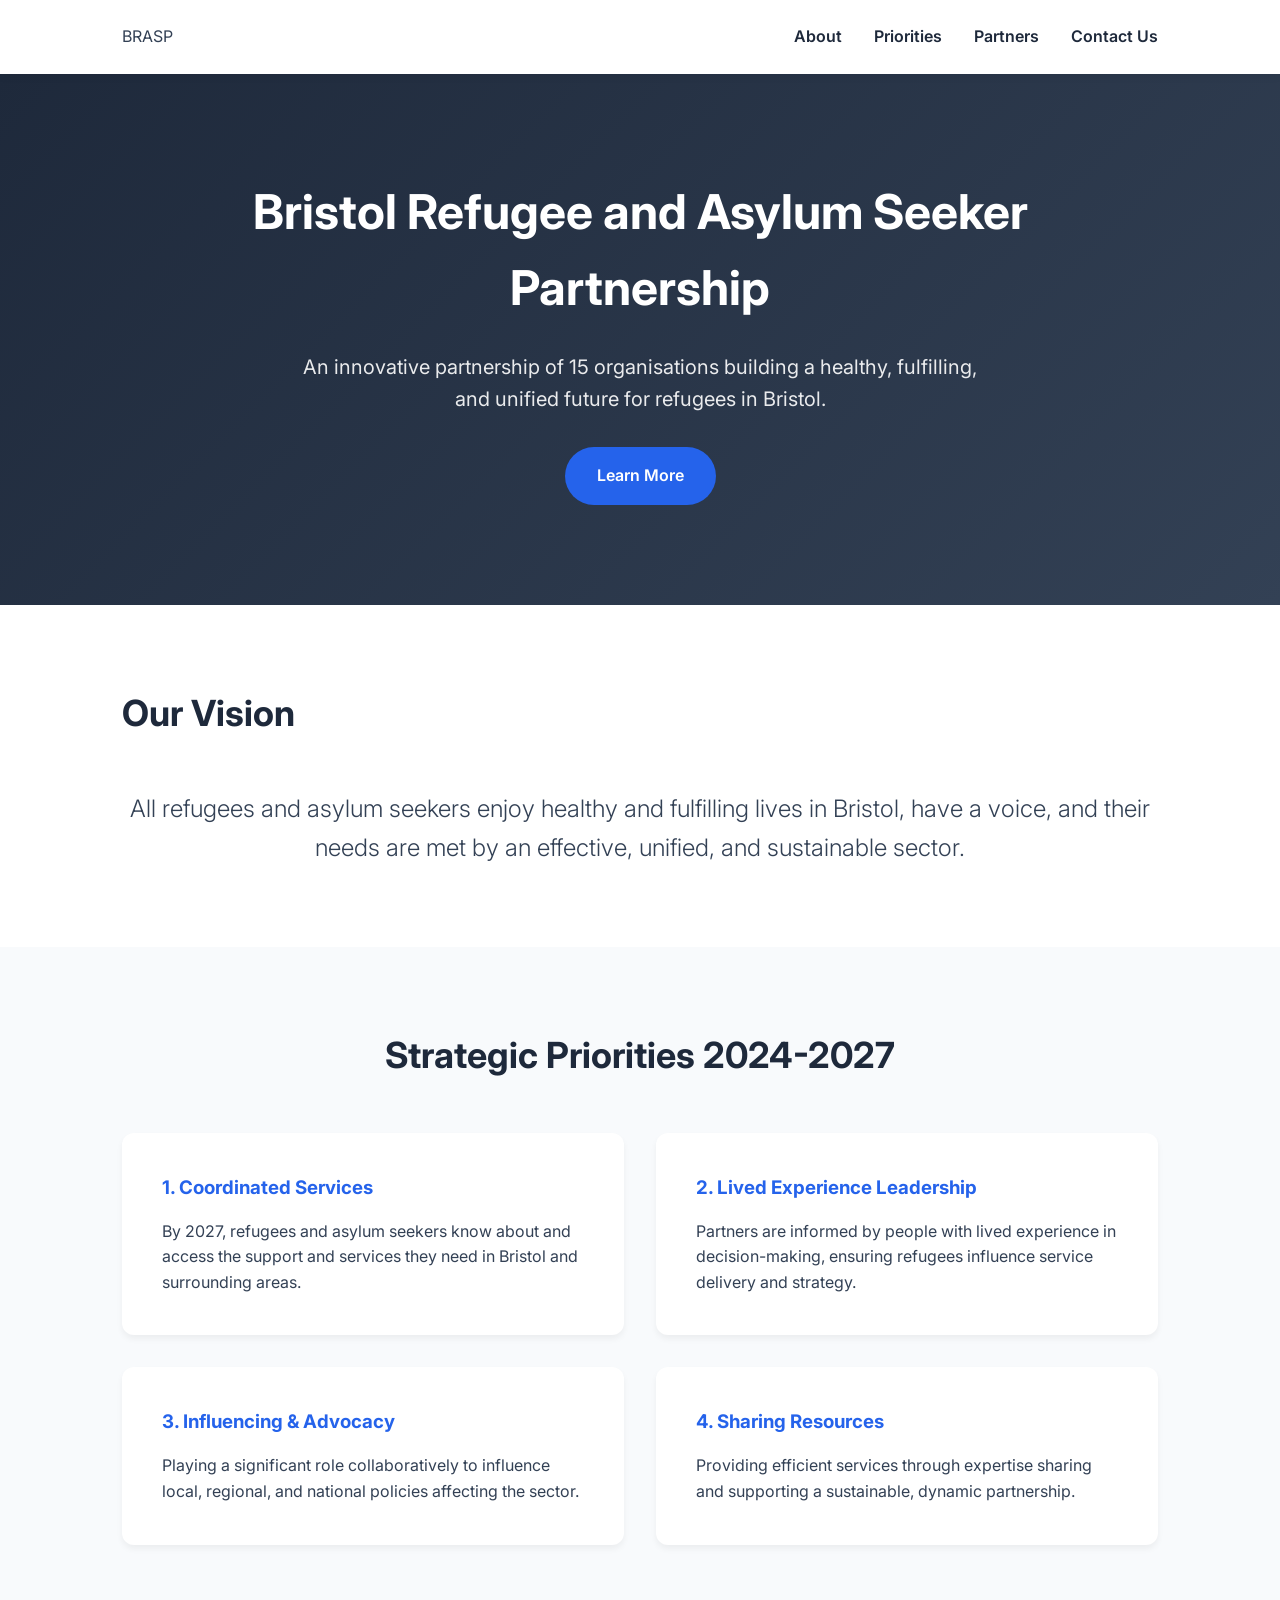
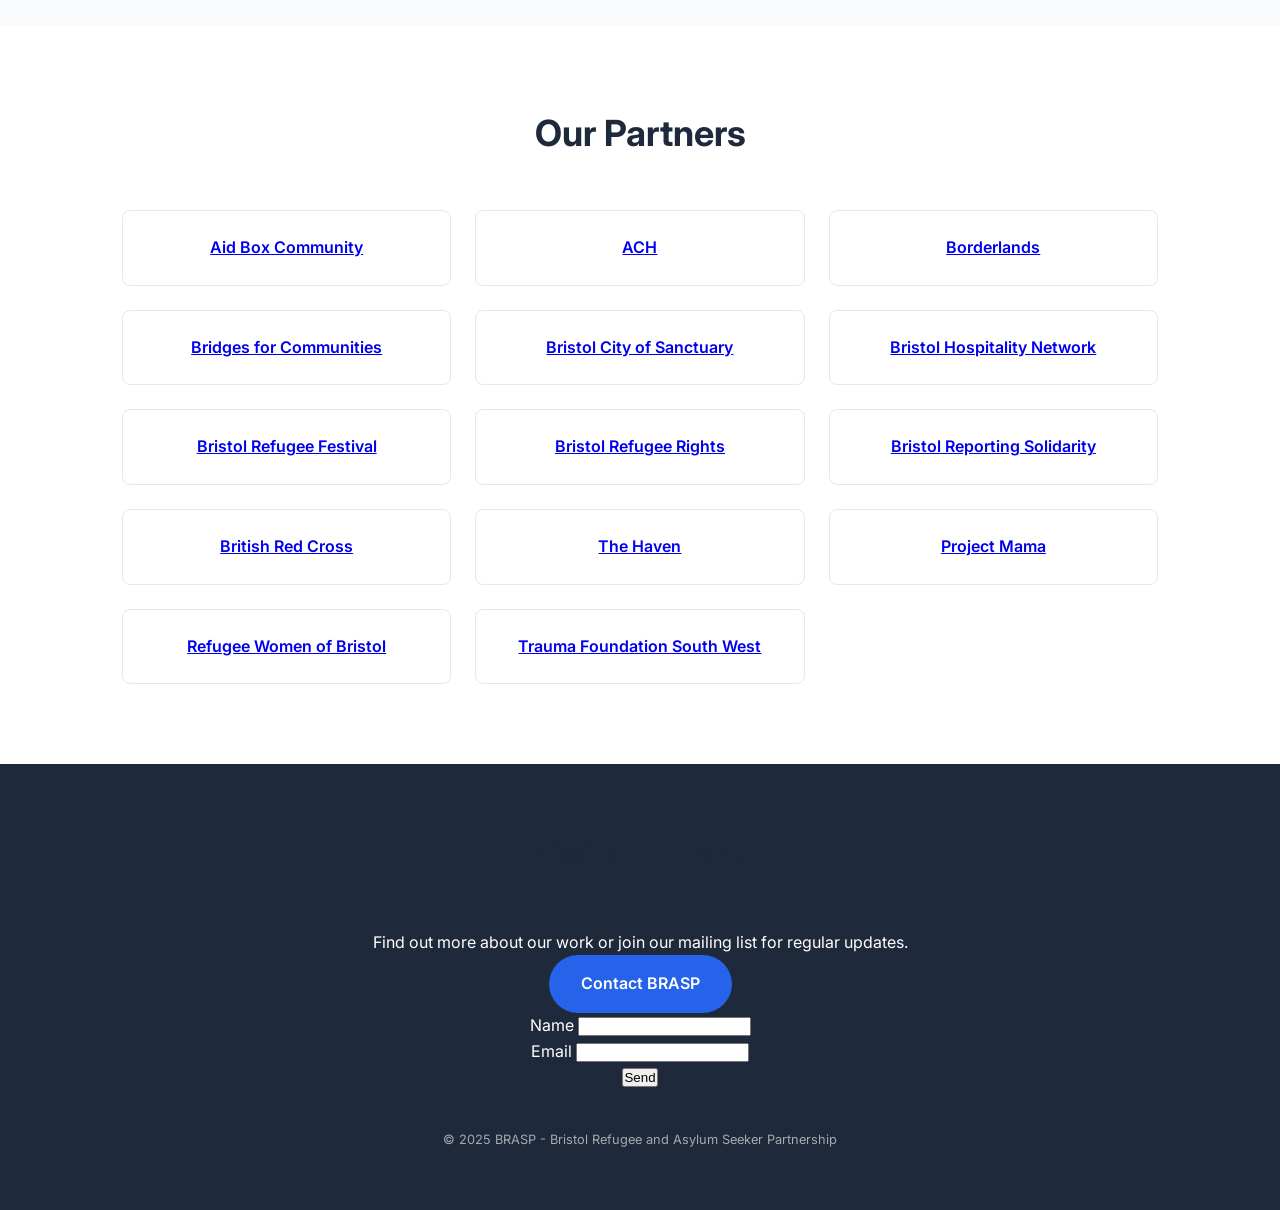
<file: index.html>
<!DOCTYPE html>
<html lang="en">
<head>
    <meta charset="UTF-8">
    <meta name="viewport" content="width=device-width, initial-scale=1.0">
    <title>BRASP | Bristol Refugee and Asylum Seeker Partnership</title>
    <link rel="stylesheet" href="style.css">
    <link rel="preconnect" href="https://fonts.googleapis.com">
    <link href="https://fonts.googleapis.com/css2?family=Inter:wght@300;400;600;700&display=swap" rel="stylesheet">
</head>
<body>

    <nav>
        <div class="container">
            <div class="logo">BRASP</div>
            <ul>
                <li><a href="#about">About</a></li>
                <li><a href="#priorities">Priorities</a></li>
                <li><a href="#partners">Partners</a></li>
                <li><a href="#contact" class="btn">Contact Us</a></li>
            </ul>
        </div>
    </nav>

    <header>
        <div class="container hero">
            <h1>Bristol Refugee and Asylum Seeker Partnership</h1>
            <p>An innovative partnership of 15 organisations building a healthy, fulfilling, and unified future for refugees in Bristol.</p>
            <a href="#about" class="btn-primary">Learn More</a>
        </div>
    </header>

    <section id="about" class="section">
        <div class="container">
            <h2>Our Vision</h2>
            <p class="lead">All refugees and asylum seekers enjoy healthy and fulfilling lives in Bristol, have a voice, and their needs are met by an effective, unified, and sustainable sector.</p>
        </div>
    </section>

    <section id="priorities" class="section bg-light">
        <div class="container">
            <h2 class="text-center">Strategic Priorities 2024-2027</h2>
            <div class="grid-2x2">
                <div class="card">
                    <h3>1. Coordinated Services</h3>
                    <p>By 2027, refugees and asylum seekers know about and access the support and services they need in Bristol and surrounding areas.</p>
                </div>
                <div class="card">
                    <h3>2. Lived Experience Leadership</h3>
                    <p>Partners are informed by people with lived experience in decision-making, ensuring refugees influence service delivery and strategy.</p>
                </div>
                <div class="card">
                    <h3>3. Influencing & Advocacy</h3>
                    <p>Playing a significant role collaboratively to influence local, regional, and national policies affecting the sector.</p>
                </div>
                <div class="card">
                    <h3>4. Sharing Resources</h3>
                    <p>Providing efficient services through expertise sharing and supporting a sustainable, dynamic partnership.</p>
                </div>
            </div>
        </div>
    </section>

    <section id="partners" class="section">
        <div class="container">
            <h2 class="text-center">Our Partners</h2>
          <div class="partner-grid">
    <div class="partner-item"><a href="https://www.aidboxcommunity.co.uk">Aid Box Community</a></div>
    <div class="partner-item"><a href="https://ach.org.uk">ACH</a></div>
    <div class="partner-item"><a href="https://www.borderlands.uk.com/">Borderlands</a></div>
    <div class="partner-item"><a href="https://www.bridgesforcommunities.com">Bridges for Communities</a></div>
    <div class="partner-item"><a href="https://bristol.cityofsanctuary.org">Bristol City of Sanctuary</a></div>
    <div class="partner-item"><a href="https://www.bhn.org.uk">Bristol Hospitality Network</a></div>
    <div class="partner-item"><a href="https://www.bristolrefugeefestival.org">Bristol Refugee Festival</a></div>
    <div class="partner-item"><a href="https://www.bristolrefugeerights.org">Bristol Refugee Rights</a></div>
    <div class="partner-item"><a href="https://www.kompasi.org/organizations/084f9ff3-aa08-464d-bb58-ec6291f018f6/">Bristol Reporting Solidarity</a></div>
    <div class="partner-item"><a href="https://www.redcross.org.uk">British Red Cross</a></div>
    <div class="partner-item"><a href="https://sirona-cic.org.uk/nhsservices/services/the-haven/">The Haven</a></div>
    <div class="partner-item"><a href="https://www.projectmama.org">Project Mama</a></div>
    <div class="partner-item"><a href="https://www.refugeewomenofbristol.org.uk">Refugee Women of Bristol</a></div>
    <div class="partner-item"><a href="https://tfsw.co.uk">Trauma Foundation South West</a></div>
</div>
        </div>
    </section>

    <footer id="contact">
        <div class="container">
            <h2>Get In Touch</h2>
            <p>Find out more about our work or join our mailing list for regular updates.</p>
            <a href="mailto:info@brasp.org.uk" class="btn-primary">Contact BRASP</a>
            <form name="contact" netlify>
  <p>
    <label>Name <input type="text" name="name" /></label>
  </p>
  <p>
    <label>Email <input type="email" name="email" /></label>
  </p>
  <p>
    <button type="submit">Send</button>
  </p>
</form>
            <p class="copyright">&copy; 2025 BRASP - Bristol Refugee and Asylum Seeker Partnership</p>
        </div>
    </footer>

</body>

</html>
</file>
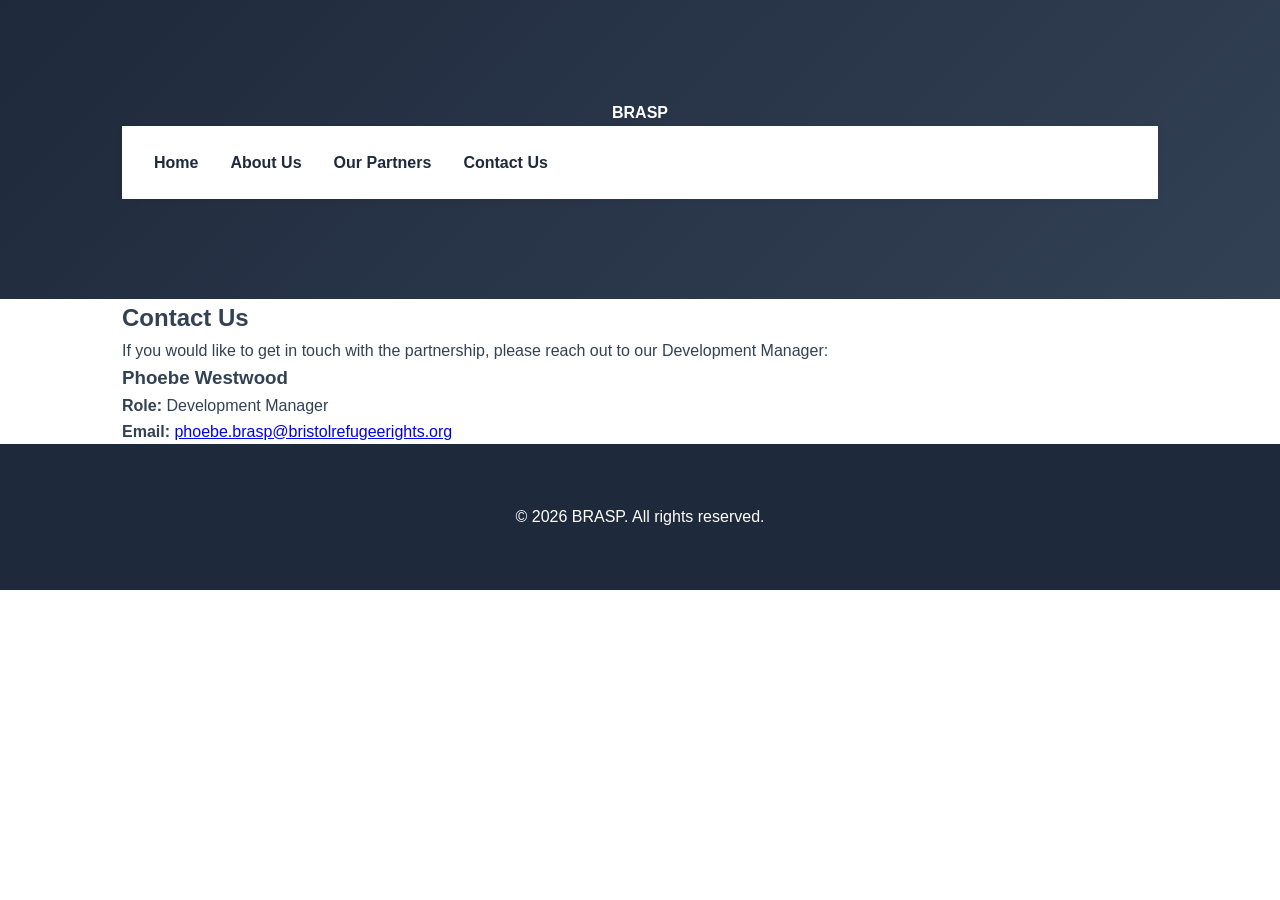
<file: contact.html>
<!DOCTYPE html>
<html lang="en">
<head>
    <meta charset="UTF-8">
    <meta name="viewport" content="width=device-width, initial-scale=1.0">
    <title>Contact Us | BRASP</title>
    <link rel="stylesheet" href="style.css">
</head>
<body>

    <header>
        <div class="container">
            <div class="logo"><strong>BRASP</strong></div>
            <nav>
                <ul>
                    <li><a href="index.html">Home</a></li>
                    <li><a href="about.html">About Us</a></li>
                    <li><a href="partners.html">Our Partners</a></li>
                    <li><a href="contact.html" class="active">Contact Us</a></li>
                </ul>
            </nav>
        </div>
    </header>

    <main class="container">
        <section class="content-page">
            <h1>Contact Us</h1>
            <p>If you would like to get in touch with the partnership, please reach out to our Development Manager:</p>
            
            <div class="contact-card">
                <h3>Phoebe Westwood</h3>
                <p><strong>Role:</strong> Development Manager</p>
                <p><strong>Email:</strong> <a href="mailto:phoebe.brasp@bristolrefugeerights.org">phoebe.brasp@bristolrefugeerights.org</a></p>
            </div>
        </section>
    </main>

    <footer>
        <div class="container">
            <p>&copy; 2026 BRASP. All rights reserved.</p>
        </div>
    </footer>

</body>
</html>
</file>
<file: style.css>
:root {
    --primary: #2563eb;
    --dark: #1e293b;
    --light: #f8fafc;
    --text: #334155;
}

* { margin: 0; padding: 0; box-sizing: border-box; }

body {
    font-family: 'Inter', sans-serif;
    line-height: 1.6;
    color: var(--text);
}

.container { max-width: 1100px; margin: auto; padding: 0 2rem; }

/* Navigation */
nav {
    background: #fff;
    padding: 1.5rem 0;
    box-shadow: 0 2px 10px rgba(0,0,0,0.05);
    position: sticky; top: 0; z-index: 100;
}
nav .container { display: flex; justify-content: space-between; align-items: center; }
nav ul { display: flex; list-style: none; }
nav ul li { margin-left: 2rem; }
nav a { text-decoration: none; color: var(--dark); font-weight: 600; }

/* Hero Section */
header {
    background: linear-gradient(135deg, #1e293b 0%, #334155 100%);
    color: white;
    padding: 100px 0;
    text-align: center;
}
.hero h1 { font-size: 3rem; margin-bottom: 1.5rem; }
.hero p { font-size: 1.25rem; max-width: 700px; margin: 0 auto 2rem; opacity: 0.9; }

/* Section Basics */
.section { padding: 80px 0; }
.bg-light { background: var(--light); }
.text-center { text-align: center; }
h2 { font-size: 2.25rem; margin-bottom: 3rem; color: var(--dark); }
.lead { font-size: 1.5rem; text-align: center; font-weight: 300; }

/* Grid for Priorities */
.grid-2x2 {
    display: grid;
    grid-template-columns: repeat(auto-fit, minmax(400px, 1fr));
    gap: 2rem;
}
.card {
    background: white;
    padding: 2.5rem;
    border-radius: 12px;
    box-shadow: 0 4px 6px rgba(0,0,0,0.05);
}
.card h3 { color: var(--primary); margin-bottom: 1rem; }

/* Partner Grid: 3 columns, 5 rows */
.partner-grid {
    display: grid;
    grid-template-columns: repeat(3, 1fr);
    gap: 1.5rem;
}
.partner-item {
    background: white;
    border: 1px solid #e2e8f0;
    padding: 1.5rem;
    text-align: center;
    border-radius: 8px;
    font-weight: 600;
    transition: transform 0.2s;
}
.partner-item:hover {
    transform: translateY(-5px);
    border-color: var(--primary);
}

/* Buttons */
.btn-primary {
    display: inline-block;
    background: var(--primary);
    color: white;
    padding: 1rem 2rem;
    border-radius: 50px;
    text-decoration: none;
    font-weight: 600;
}

footer {
    background: var(--dark);
    color: white;
    padding: 60px 0;
    text-align: center;
}
.copyright { margin-top: 40px; font-size: 0.8rem; opacity: 0.6; }

/* Responsive */
@media (max-width: 768px) {
    .partner-grid { grid-template-columns: 1fr; }
    .hero h1 { font-size: 2rem; }
    nav ul { display: none; }
}
</file>
